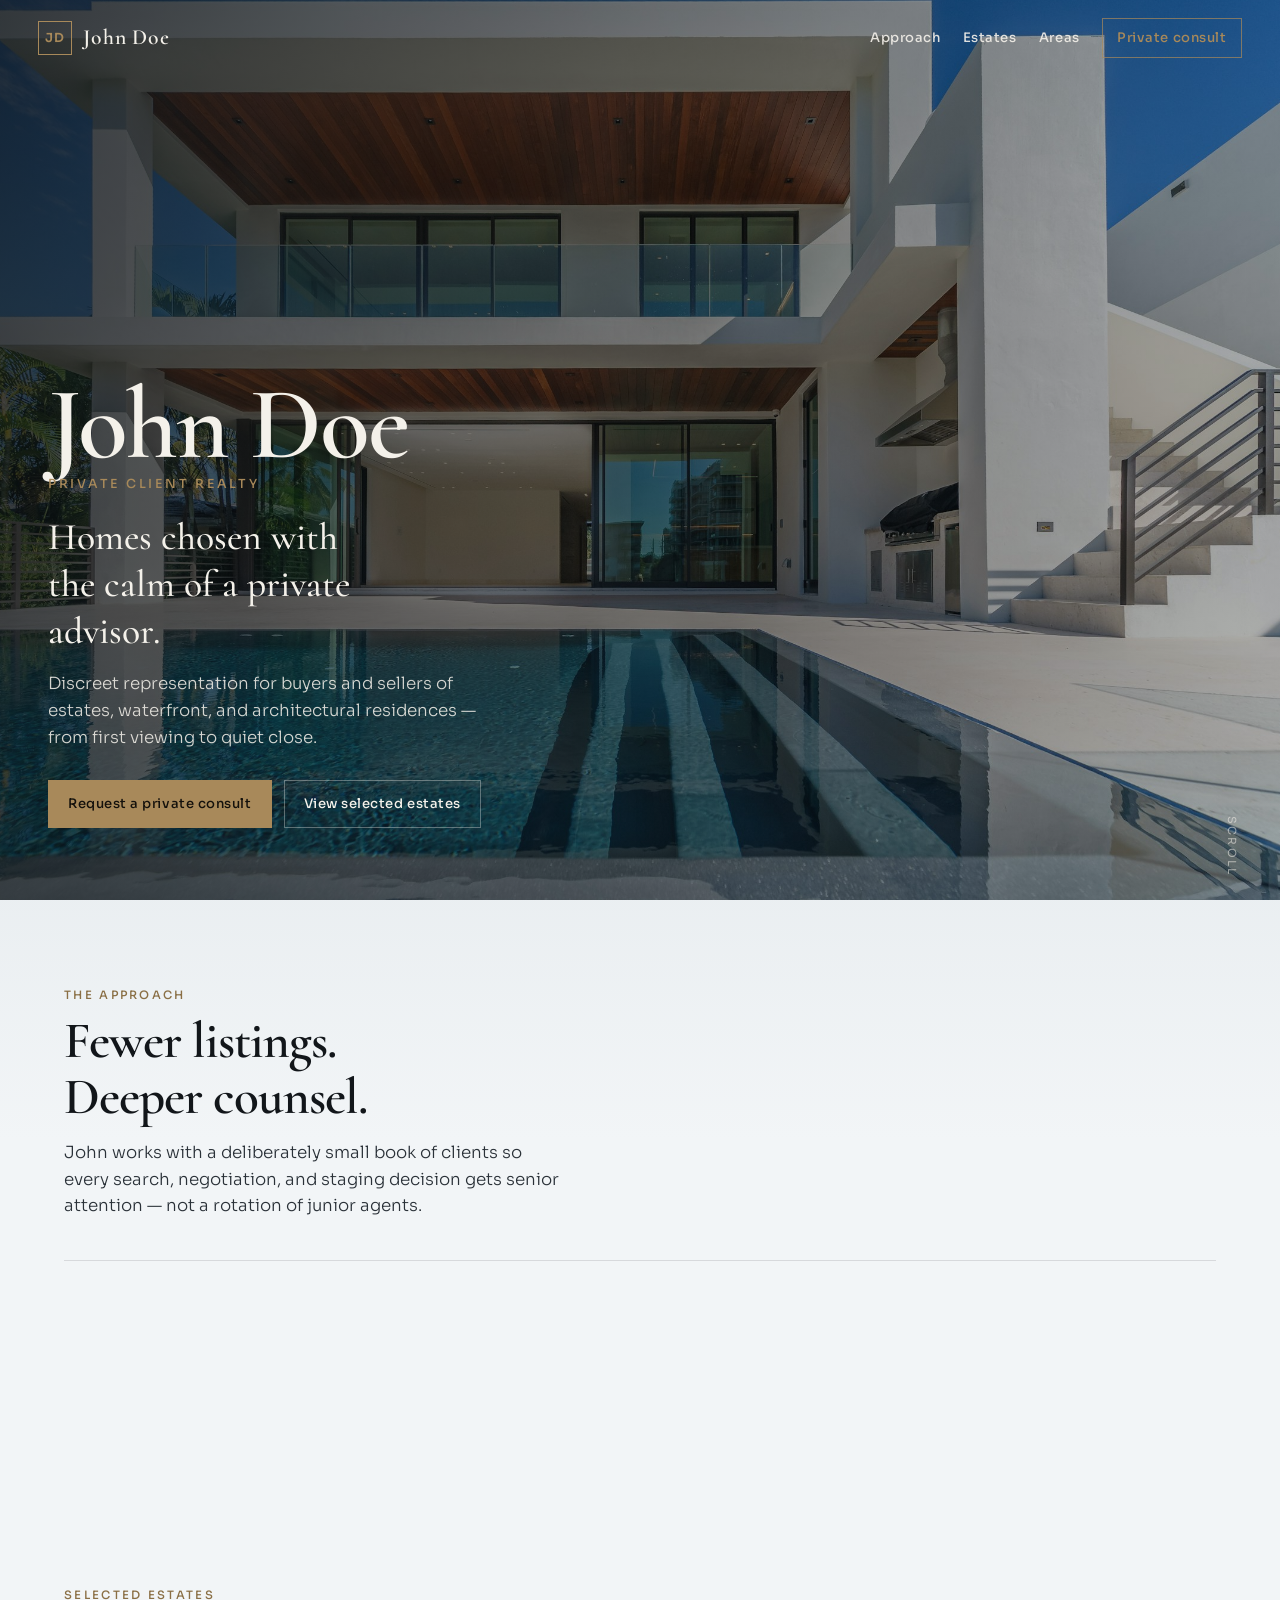
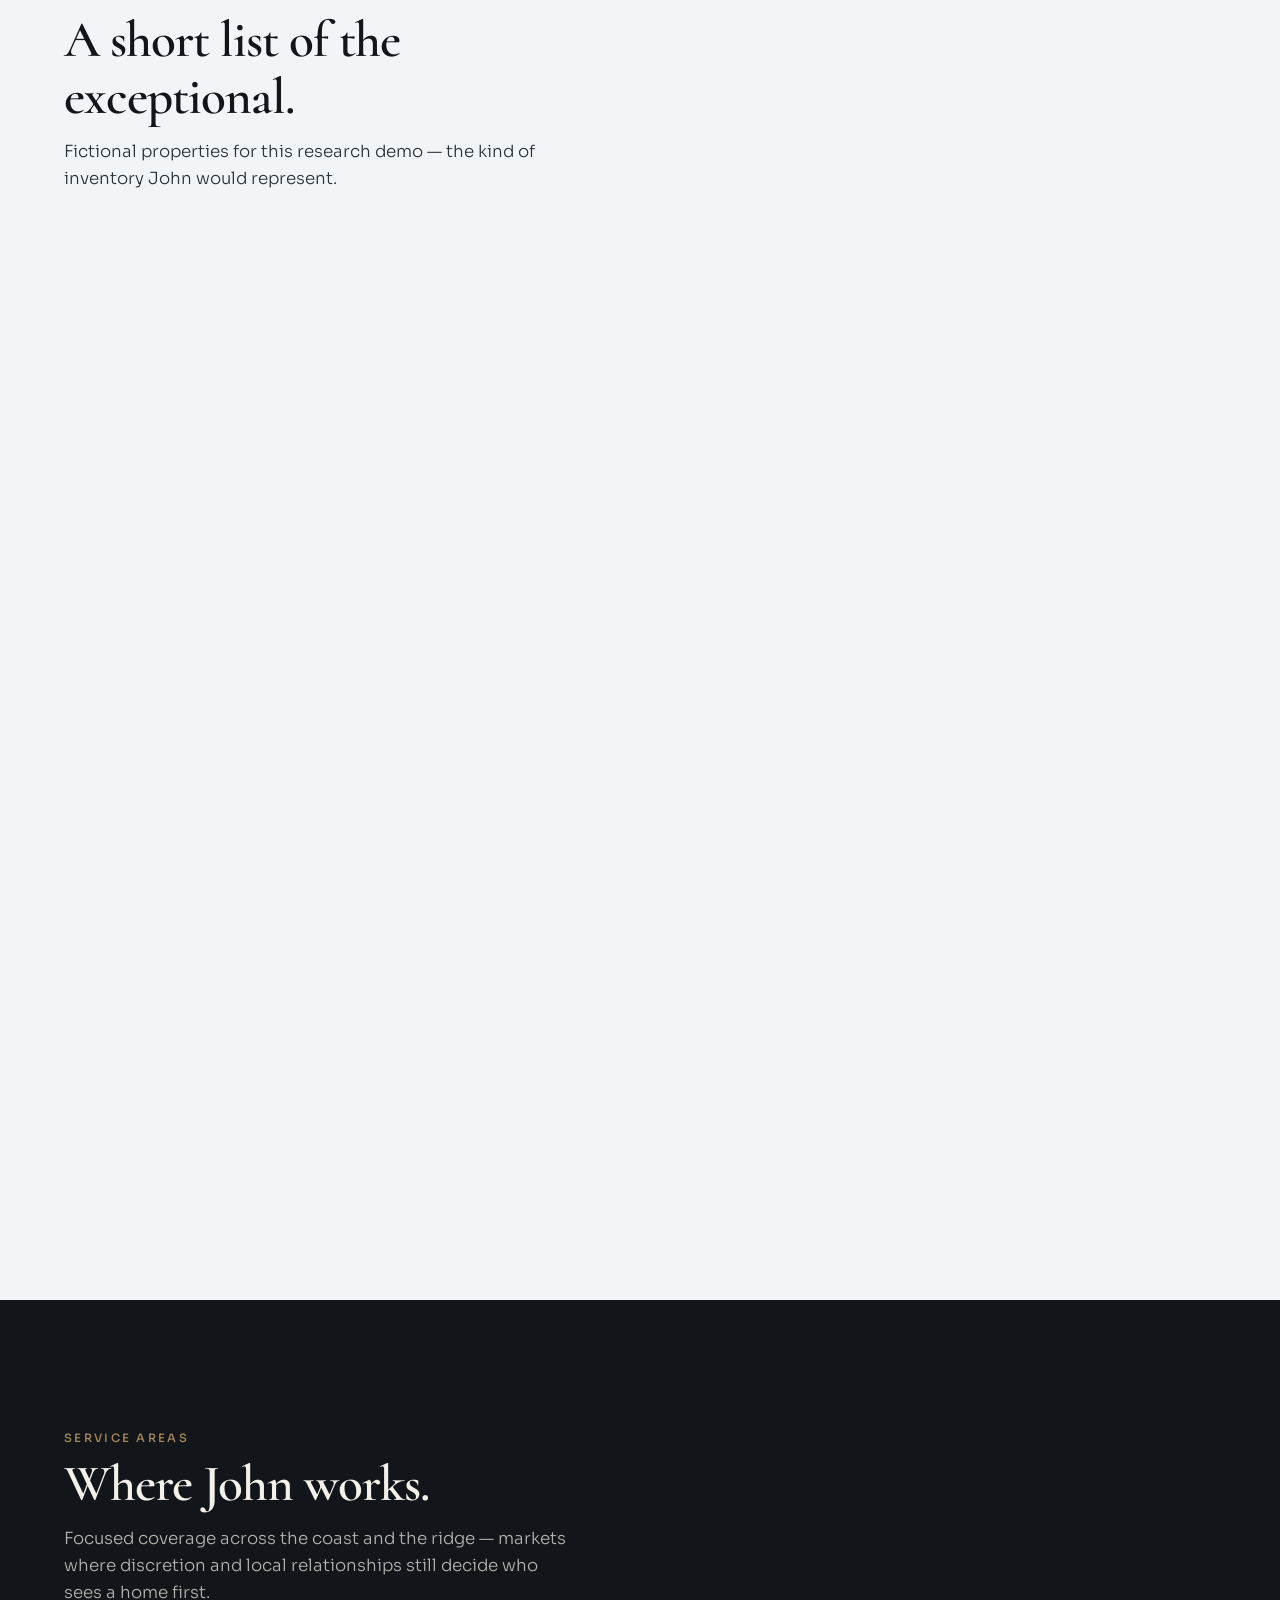
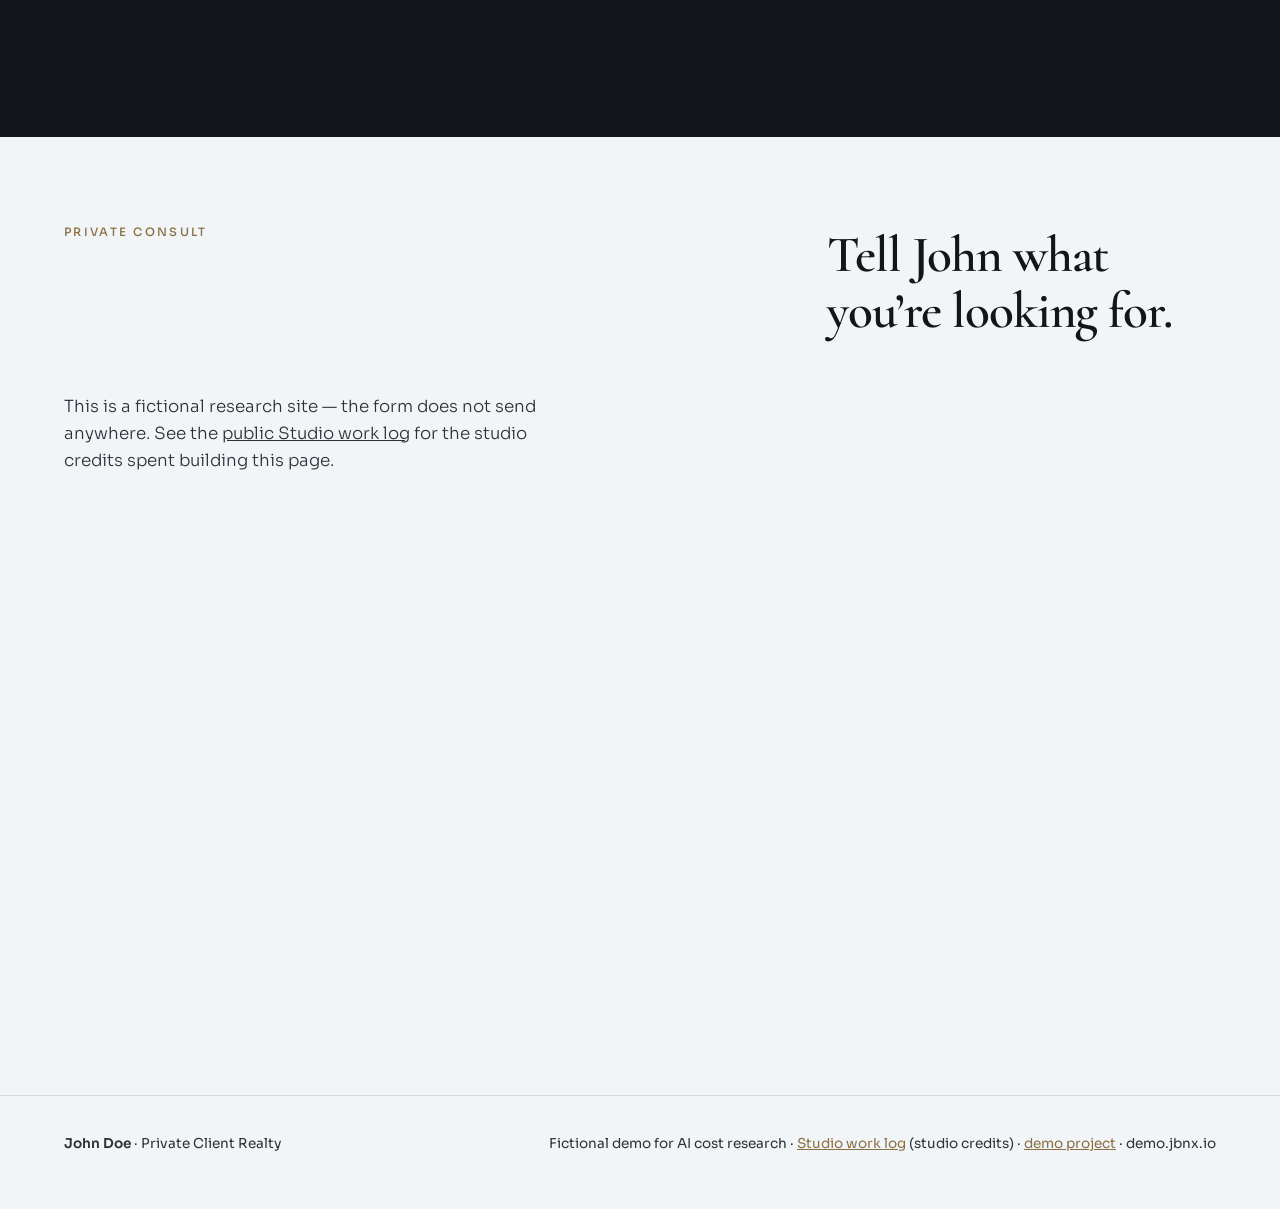
<file: site/index.html>
<!DOCTYPE html>
<html lang="en">
<head>
  <meta charset="utf-8">
  <meta name="viewport" content="width=device-width, initial-scale=1">
  <meta name="description" content="John Doe — private-client real estate for estates, waterfront, and architectural homes. Fictional research demo at demo.jbnx.io.">
  <meta name="robots" content="noindex, nofollow">
  <meta property="og:title" content="John Doe · Private Client Realty">
  <meta property="og:description" content="Discreet representation for buyers and sellers of exceptional homes.">
  <meta property="og:type" content="website">
  <meta property="og:url" content="https://demo.jbnx.io/">
  <link rel="icon" href="data:image/svg+xml,%3Csvg xmlns='http://www.w3.org/2000/svg' viewBox='0 0 32 32'%3E%3Crect width='32' height='32' fill='%2312161a'/%3E%3Ctext x='16' y='22' text-anchor='middle' font-family='Georgia' font-size='14' fill='%23a8895a'%3EJD%3C/text%3E%3C/svg%3E" type="image/svg+xml">
  <meta http-equiv="Content-Security-Policy" content="default-src 'self'; script-src 'self'; style-src 'self'; img-src 'self' data:; font-src 'self'; connect-src 'self'; base-uri 'self'; form-action 'self'; frame-ancestors 'none'; object-src 'none'; upgrade-insecure-requests">
  <meta http-equiv="X-Content-Type-Options" content="nosniff">
  <meta name="referrer" content="strict-origin-when-cross-origin">
  <link rel="stylesheet" href="fonts/typefaces.css">
  <link rel="stylesheet" href="styles.css">
  <title>John Doe · Private Client Realty</title>
</head>
<body>
  <a class="skip" href="#main">Skip to content</a>

  <header class="site-header" data-header>
    <a class="logo" href="#top" aria-label="John Doe home">
      <span class="logo-mark">JD</span>
      <span class="logo-text">John Doe</span>
    </a>
    <nav class="nav" aria-label="Primary">
      <a href="#approach">Approach</a>
      <a href="#estates">Estates</a>
      <a href="#areas">Areas</a>
      <a href="#contact" class="nav-cta">Private consult</a>
    </nav>
    <button class="nav-toggle" type="button" aria-expanded="false" aria-controls="mobile-nav" data-nav-toggle>
      <span class="sr-only">Menu</span>
      <span></span><span></span>
    </button>
  </header>

  <div class="mobile-nav" id="mobile-nav" data-mobile-nav hidden>
    <a href="#approach">Approach</a>
    <a href="#estates">Estates</a>
    <a href="#areas">Areas</a>
    <a href="#contact">Private consult</a>
  </div>

  <main id="main">
    <section class="hero" id="top" aria-label="Introduction">
      <div class="hero-media" aria-hidden="true">
        <img
          src="images/hero.jpg"
          alt=""
          width="2400"
          height="1600"
          fetchpriority="high">
        <div class="hero-veil"></div>
      </div>
      <div class="hero-copy">
        <p class="brand-lockup">John Doe</p>
        <p class="brand-sub">Private Client Realty</p>
        <h1>Homes chosen with the calm of a private advisor.</h1>
        <p class="lede">Discreet representation for buyers and sellers of estates, waterfront, and architectural residences — from first viewing to quiet close.</p>
        <div class="hero-actions">
          <a class="btn btn-primary" href="#contact">Request a private consult</a>
          <a class="btn btn-ghost" href="#estates">View selected estates</a>
        </div>
      </div>
      <div class="hero-scroll" aria-hidden="true">
        <span>Scroll</span>
      </div>
    </section>

    <section class="section approach" id="approach">
      <div class="section-inner">
        <p class="eyebrow">The approach</p>
        <h2>Fewer listings. Deeper counsel.</h2>
        <p class="section-lede">John works with a deliberately small book of clients so every search, negotiation, and staging decision gets senior attention — not a rotation of junior agents.</p>
        <ul class="pillars">
          <li class="reveal">
            <h3>Private search</h3>
            <p>Off-market introductions and quiet outreach before a home ever hits the open web.</p>
          </li>
          <li class="reveal">
            <h3>Estate staging</h3>
            <p>Presentation that reads as editorial, not inventory — light, landscape, and finish first.</p>
          </li>
          <li class="reveal">
            <h3>Exact negotiation</h3>
            <p>Terms crafted for lifestyle fit and downside protection, not just the loudest offer.</p>
          </li>
        </ul>
      </div>
    </section>

    <section class="section estates" id="estates">
      <div class="section-inner">
        <p class="eyebrow">Selected estates</p>
        <h2>A short list of the exceptional.</h2>
        <p class="section-lede">Fictional properties for this research demo — the kind of inventory John would represent.</p>

        <article class="estate estate-feature reveal">
          <figure class="estate-media">
            <img src="images/ridge.jpg" alt="Modern glass estate overlooking a dusk hillside" width="1800" height="1200" loading="lazy">
          </figure>
          <div class="estate-copy">
            <p class="estate-meta">Belvedere Ridge · Off-market</p>
            <h3>The Ridge Pavilion</h3>
            <p>Seven thousand square feet of glass, oak, and silence — oriented to sunset over the valley.</p>
            <p class="estate-price">$6,450,000</p>
          </div>
        </article>

        <div class="estate-grid">
          <article class="estate reveal">
            <figure class="estate-media">
              <img src="images/quay.jpg" alt="White contemporary villa with pool at twilight" width="1400" height="933" loading="lazy">
            </figure>
            <div class="estate-copy">
              <p class="estate-meta">Harbor Line · Coming soon</p>
              <h3>Casa del Quay</h3>
              <p>Waterfront villa with a private dock and a kitchen built for long dinners.</p>
              <p class="estate-price">$4,200,000</p>
            </div>
          </article>
          <article class="estate reveal">
            <figure class="estate-media">
              <img src="images/mill.jpg" alt="Stone and timber residence with landscaped courtyard" width="1400" height="933" loading="lazy">
            </figure>
            <div class="estate-copy">
              <p class="estate-meta">Old Mill District · Represented</p>
              <h3>Millwright Residence</h3>
              <p>Restored brick and new steel — courtyard living three blocks from the riverwalk.</p>
              <p class="estate-price">$2,875,000</p>
            </div>
          </article>
        </div>
      </div>
    </section>

    <section class="section areas" id="areas">
      <div class="section-inner areas-inner">
        <div class="areas-copy">
          <p class="eyebrow">Service areas</p>
          <h2>Where John works.</h2>
          <p class="section-lede">Focused coverage across the coast and the ridge — markets where discretion and local relationships still decide who sees a home first.</p>
        </div>
        <ul class="area-list">
          <li class="reveal"><span>Belvedere Ridge</span><em>Estates &amp; view parcels</em></li>
          <li class="reveal"><span>Harbor Line</span><em>Waterfront &amp; docks</em></li>
          <li class="reveal"><span>Old Mill District</span><em>Architectural renovations</em></li>
          <li class="reveal"><span>North Orchard</span><em>Family compounds</em></li>
        </ul>
      </div>
    </section>

    <section class="section contact" id="contact">
      <div class="section-inner contact-inner">
        <p class="eyebrow">Private consult</p>
        <h2>Tell John what you’re looking for.</h2>
        <p class="section-lede">This is a fictional research site — the form does not send anywhere. See the <a href="https://bill.jbnx.io/public/demo">public Studio work log</a> for the studio credits spent building this page.</p>

        <form class="consult-form reveal" name="consult" action="#" method="post">
          <label>
            <span>Name</span>
            <input type="text" name="name" autocomplete="name" placeholder="Alex Morgan" required>
          </label>
          <label>
            <span>Email</span>
            <input type="email" name="email" autocomplete="email" placeholder="alex@example.com" required>
          </label>
          <label class="full">
            <span>What are you exploring?</span>
            <textarea name="message" rows="4" placeholder="Buying a quiet waterfront home under $5M this fall…" required></textarea>
          </label>
          <div class="form-actions full">
            <button class="btn btn-primary" type="submit" data-form-submit>Send inquiry</button>
            <p class="form-note" data-form-note hidden>Thank you — in a live site, John would reply personally. (Demo only.)</p>
          </div>
        </form>

        <aside class="contact-aside reveal">
          <p class="contact-name">John Doe</p>
          <p>Private Client Realty</p>
          <a href="tel:+15550148820">(555) 014-8820</a>
          <a href="mailto:john.doe@example.com">john.doe@example.com</a>
          <p class="license">Licensed Real Estate Broker · License #RE-0000000 (fictional)</p>
        </aside>
      </div>
    </section>
  </main>

  <footer class="site-footer">
    <div class="footer-inner">
      <p><strong>John Doe</strong> · Private Client Realty</p>
      <p class="footer-meta">Fictional demo for AI cost research · <a href="https://bill.jbnx.io/public/demo">Studio work log</a> (studio credits) · <a href="https://projects.jbnx.io/#/p/demo">demo project</a> · demo.jbnx.io</p>
    </div>
  </footer>

  <script src="main.js" defer></script>
</body>
</html>
</file>
<file: site/fonts/typefaces.css>
/* from family=Cormorant:ital,wght@0,500;1,500 */
/* latin-ext */
@font-face {
  font-family: 'Cormorant';
  font-style: italic;
  font-weight: 500;
  font-display: swap;
  src: url(H4c0BXOCl9bbnla_nHIq6oGzilJm9otsA9kQmfda4SWq4Ys.woff2) format('woff2');
  unicode-range: U+0100-02BA, U+02BD-02C5, U+02C7-02CC, U+02CE-02D7, U+02DD-02FF, U+0304, U+0308, U+0329, U+1D00-1DBF, U+1E00-1E9F, U+1EF2-1EFF, U+2020, U+20A0-20AB, U+20AD-20C0, U+2113, U+2C60-2C7F, U+A720-A7FF;
}
/* latin */
@font-face {
  font-family: 'Cormorant';
  font-style: italic;
  font-weight: 500;
  font-display: swap;
  src: url(H4c0BXOCl9bbnla_nHIq6oGzilJm9otsA9kQmfda7yWq.woff2) format('woff2');
  unicode-range: U+0000-00FF, U+0131, U+0152-0153, U+02BB-02BC, U+02C6, U+02DA, U+02DC, U+0304, U+0308, U+0329, U+2000-206F, U+20AC, U+2122, U+2191, U+2193, U+2212, U+2215, U+FEFF, U+FFFD;
}
/* latin-ext */
@font-face {
  font-family: 'Cormorant';
  font-style: normal;
  font-weight: 500;
  font-display: swap;
  src: url(H4c2BXOCl9bbnla_nHIA47NMUjsNbCVrFiNTc71q7T2u.woff2) format('woff2');
  unicode-range: U+0100-02BA, U+02BD-02C5, U+02C7-02CC, U+02CE-02D7, U+02DD-02FF, U+0304, U+0308, U+0329, U+1D00-1DBF, U+1E00-1E9F, U+1EF2-1EFF, U+2020, U+20A0-20AB, U+20AD-20C0, U+2113, U+2C60-2C7F, U+A720-A7FF;
}
/* latin */
@font-face {
  font-family: 'Cormorant';
  font-style: normal;
  font-weight: 500;
  font-display: swap;
  src: url(H4c2BXOCl9bbnla_nHIA47NMUjsNbCVrFiNTc7Nq7Q.woff2) format('woff2');
  unicode-range: U+0000-00FF, U+0131, U+0152-0153, U+02BB-02BC, U+02C6, U+02DA, U+02DC, U+0304, U+0308, U+0329, U+2000-206F, U+20AC, U+2122, U+2191, U+2193, U+2212, U+2215, U+FEFF, U+FFFD;
}

/* from family=Cormorant:wght@600 */
/* latin-ext */
@font-face {
  font-family: 'Cormorant';
  font-style: normal;
  font-weight: 600;
  font-display: swap;
  src: url(H4c2BXOCl9bbnla_nHIA47NMUjsNbCVrFs9Uc71q7T2u.woff2) format('woff2');
  unicode-range: U+0100-02BA, U+02BD-02C5, U+02C7-02CC, U+02CE-02D7, U+02DD-02FF, U+0304, U+0308, U+0329, U+1D00-1DBF, U+1E00-1E9F, U+1EF2-1EFF, U+2020, U+20A0-20AB, U+20AD-20C0, U+2113, U+2C60-2C7F, U+A720-A7FF;
}
/* latin */
@font-face {
  font-family: 'Cormorant';
  font-style: normal;
  font-weight: 600;
  font-display: swap;
  src: url(H4c2BXOCl9bbnla_nHIA47NMUjsNbCVrFs9Uc7Nq7Q.woff2) format('woff2');
  unicode-range: U+0000-00FF, U+0131, U+0152-0153, U+02BB-02BC, U+02C6, U+02DA, U+02DC, U+0304, U+0308, U+0329, U+2000-206F, U+20AC, U+2122, U+2191, U+2193, U+2212, U+2215, U+FEFF, U+FFFD;
}

/* from family=Cormorant:wght@700 */
/* latin-ext */
@font-face {
  font-family: 'Cormorant';
  font-style: normal;
  font-weight: 700;
  font-display: swap;
  src: url(H4c2BXOCl9bbnla_nHIA47NMUjsNbCVrFvZUc71q7T2u.woff2) format('woff2');
  unicode-range: U+0100-02BA, U+02BD-02C5, U+02C7-02CC, U+02CE-02D7, U+02DD-02FF, U+0304, U+0308, U+0329, U+1D00-1DBF, U+1E00-1E9F, U+1EF2-1EFF, U+2020, U+20A0-20AB, U+20AD-20C0, U+2113, U+2C60-2C7F, U+A720-A7FF;
}
/* latin */
@font-face {
  font-family: 'Cormorant';
  font-style: normal;
  font-weight: 700;
  font-display: swap;
  src: url(H4c2BXOCl9bbnla_nHIA47NMUjsNbCVrFvZUc7Nq7Q.woff2) format('woff2');
  unicode-range: U+0000-00FF, U+0131, U+0152-0153, U+02BB-02BC, U+02C6, U+02DA, U+02DC, U+0304, U+0308, U+0329, U+2000-206F, U+20AC, U+2122, U+2191, U+2193, U+2212, U+2215, U+FEFF, U+FFFD;
}

/* from family=Sora:wght@300 */
/* latin-ext */
@font-face {
  font-family: 'Sora';
  font-style: normal;
  font-weight: 300;
  font-display: swap;
  src: url(xMQOuFFYT72X5wkB_18qmnndmScMnk-DKQJRBg.woff2) format('woff2');
  unicode-range: U+0100-02BA, U+02BD-02C5, U+02C7-02CC, U+02CE-02D7, U+02DD-02FF, U+0304, U+0308, U+0329, U+1D00-1DBF, U+1E00-1E9F, U+1EF2-1EFF, U+2020, U+20A0-20AB, U+20AD-20C0, U+2113, U+2C60-2C7F, U+A720-A7FF;
}
/* latin */
@font-face {
  font-family: 'Sora';
  font-style: normal;
  font-weight: 300;
  font-display: swap;
  src: url(xMQOuFFYT72X5wkB_18qmnndmScMnk-NKQI.woff2) format('woff2');
  unicode-range: U+0000-00FF, U+0131, U+0152-0153, U+02BB-02BC, U+02C6, U+02DA, U+02DC, U+0304, U+0308, U+0329, U+2000-206F, U+20AC, U+2122, U+2191, U+2193, U+2212, U+2215, U+FEFF, U+FFFD;
}

/* from family=Sora:wght@400 */
/* latin-ext */
@font-face {
  font-family: 'Sora';
  font-style: normal;
  font-weight: 400;
  font-display: swap;
  src: url(xMQOuFFYT72X5wkB_18qmnndmSdSnk-DKQJRBg.woff2) format('woff2');
  unicode-range: U+0100-02BA, U+02BD-02C5, U+02C7-02CC, U+02CE-02D7, U+02DD-02FF, U+0304, U+0308, U+0329, U+1D00-1DBF, U+1E00-1E9F, U+1EF2-1EFF, U+2020, U+20A0-20AB, U+20AD-20C0, U+2113, U+2C60-2C7F, U+A720-A7FF;
}
/* latin */
@font-face {
  font-family: 'Sora';
  font-style: normal;
  font-weight: 400;
  font-display: swap;
  src: url(xMQOuFFYT72X5wkB_18qmnndmSdSnk-NKQI.woff2) format('woff2');
  unicode-range: U+0000-00FF, U+0131, U+0152-0153, U+02BB-02BC, U+02C6, U+02DA, U+02DC, U+0304, U+0308, U+0329, U+2000-206F, U+20AC, U+2122, U+2191, U+2193, U+2212, U+2215, U+FEFF, U+FFFD;
}

/* from family=Sora:wght@500 */
/* latin-ext */
@font-face {
  font-family: 'Sora';
  font-style: normal;
  font-weight: 500;
  font-display: swap;
  src: url(xMQOuFFYT72X5wkB_18qmnndmSdgnk-DKQJRBg.woff2) format('woff2');
  unicode-range: U+0100-02BA, U+02BD-02C5, U+02C7-02CC, U+02CE-02D7, U+02DD-02FF, U+0304, U+0308, U+0329, U+1D00-1DBF, U+1E00-1E9F, U+1EF2-1EFF, U+2020, U+20A0-20AB, U+20AD-20C0, U+2113, U+2C60-2C7F, U+A720-A7FF;
}
/* latin */
@font-face {
  font-family: 'Sora';
  font-style: normal;
  font-weight: 500;
  font-display: swap;
  src: url(xMQOuFFYT72X5wkB_18qmnndmSdgnk-NKQI.woff2) format('woff2');
  unicode-range: U+0000-00FF, U+0131, U+0152-0153, U+02BB-02BC, U+02C6, U+02DA, U+02DC, U+0304, U+0308, U+0329, U+2000-206F, U+20AC, U+2122, U+2191, U+2193, U+2212, U+2215, U+FEFF, U+FFFD;
}

/* from family=Sora:wght@600 */
/* latin-ext */
@font-face {
  font-family: 'Sora';
  font-style: normal;
  font-weight: 600;
  font-display: swap;
  src: url(xMQOuFFYT72X5wkB_18qmnndmSeMmU-DKQJRBg.woff2) format('woff2');
  unicode-range: U+0100-02BA, U+02BD-02C5, U+02C7-02CC, U+02CE-02D7, U+02DD-02FF, U+0304, U+0308, U+0329, U+1D00-1DBF, U+1E00-1E9F, U+1EF2-1EFF, U+2020, U+20A0-20AB, U+20AD-20C0, U+2113, U+2C60-2C7F, U+A720-A7FF;
}
/* latin */
@font-face {
  font-family: 'Sora';
  font-style: normal;
  font-weight: 600;
  font-display: swap;
  src: url(xMQOuFFYT72X5wkB_18qmnndmSeMmU-NKQI.woff2) format('woff2');
  unicode-range: U+0000-00FF, U+0131, U+0152-0153, U+02BB-02BC, U+02C6, U+02DA, U+02DC, U+0304, U+0308, U+0329, U+2000-206F, U+20AC, U+2122, U+2191, U+2193, U+2212, U+2215, U+FEFF, U+FFFD;
}
</file>
<file: site/styles.css>
:root {
  --ink: #12161a;
  --ink-soft: #2a3138;
  --mist: #e7ecef;
  --paper: #f2f5f7;
  --line: rgba(18, 22, 26, 0.12);
  --brass: #a8895a;
  --brass-deep: #8a6f45;
  --veil: linear-gradient(
    105deg,
    rgba(12, 16, 20, 0.82) 0%,
    rgba(12, 16, 20, 0.55) 42%,
    rgba(12, 16, 20, 0.28) 100%
  );
  --serif: "Cormorant", "Iowan Old Style", Palatino, Georgia, serif;
  --sans: "Sora", "Avenir Next", "Segoe UI", sans-serif;
  --max: 72rem;
  --ease: cubic-bezier(0.22, 1, 0.36, 1);
}

*,
*::before,
*::after { box-sizing: border-box; }

html { scroll-behavior: smooth; }

body {
  margin: 0;
  color: var(--ink);
  font: 400 1.05rem/1.6 var(--sans);
  background:
    radial-gradient(900px 420px at 8% -8%, rgba(168, 137, 90, 0.12), transparent 55%),
    radial-gradient(700px 360px at 100% 0%, rgba(45, 70, 82, 0.08), transparent 50%),
    var(--paper);
  text-rendering: optimizeLegibility;
}

img {
  display: block;
  max-width: 100%;
  height: auto;
}

a { color: inherit; }

.skip {
  position: absolute;
  left: 1rem;
  top: -3rem;
  background: var(--ink);
  color: var(--paper);
  padding: 0.6rem 0.9rem;
  z-index: 100;
}
.skip:focus { top: 1rem; }

.sr-only {
  position: absolute;
  width: 1px;
  height: 1px;
  padding: 0;
  margin: -1px;
  overflow: hidden;
  clip: rect(0, 0, 0, 0);
  border: 0;
}

/* Header */
.site-header {
  position: fixed;
  inset: 0 0 auto;
  z-index: 40;
  display: flex;
  align-items: center;
  justify-content: space-between;
  gap: 1rem;
  padding: 1.1rem clamp(1rem, 3vw, 2.5rem);
  transition: background 0.35s var(--ease), backdrop-filter 0.35s var(--ease), box-shadow 0.35s var(--ease);
}

.site-header.is-scrolled {
  background: rgba(242, 245, 247, 0.88);
  backdrop-filter: blur(12px);
  box-shadow: 0 1px 0 var(--line);
}

.site-header.is-scrolled .logo-text,
.site-header.is-scrolled .nav a { color: var(--ink); }

.logo {
  display: inline-flex;
  align-items: center;
  gap: 0.7rem;
  text-decoration: none;
  color: #f4f1ea;
}

.logo-mark {
  width: 2.1rem;
  height: 2.1rem;
  border: 1px solid var(--brass);
  display: grid;
  place-items: center;
  font: 600 0.78rem/1 var(--sans);
  letter-spacing: 0.08em;
  color: var(--brass);
}

.logo-text {
  font: 600 1.35rem/1 var(--serif);
  letter-spacing: 0.04em;
}

.nav {
  display: none;
  align-items: center;
  gap: 1.4rem;
}

.nav a {
  text-decoration: none;
  color: rgba(244, 241, 234, 0.9);
  font-size: 0.82rem;
  font-weight: 500;
  letter-spacing: 0.04em;
}

.nav-cta {
  border: 1px solid rgba(168, 137, 90, 0.7);
  padding: 0.55rem 0.9rem;
  color: var(--brass) !important;
}

.site-header.is-scrolled .nav-cta {
  border-color: var(--brass);
  color: var(--brass-deep) !important;
}

.nav-toggle {
  appearance: none;
  background: transparent;
  border: 0;
  width: 2.5rem;
  height: 2.5rem;
  display: grid;
  gap: 0.4rem;
  align-content: center;
  cursor: pointer;
  padding: 0.4rem;
}

.nav-toggle span {
  display: block;
  height: 1.5px;
  background: #f4f1ea;
  transition: background 0.25s ease;
}

.site-header.is-scrolled .nav-toggle span { background: var(--ink); }

.mobile-nav {
  position: fixed;
  inset: 0;
  z-index: 35;
  background: rgba(18, 22, 26, 0.96);
  display: grid;
  align-content: center;
  gap: 1.4rem;
  padding: 2rem;
}

.mobile-nav[hidden] { display: none; }

.mobile-nav a {
  color: #f4f1ea;
  text-decoration: none;
  font: 500 2rem/1.1 var(--serif);
}

@media (min-width: 860px) {
  .nav { display: flex; }
  .nav-toggle { display: none; }
}

/* Hero */
.hero {
  position: relative;
  min-height: 100svh;
  display: grid;
  align-items: end;
  color: #f4f1ea;
  overflow: hidden;
}

.hero-media {
  position: absolute;
  inset: 0;
}

.hero-media img {
  width: 100%;
  height: 100%;
  object-fit: cover;
  transform: scale(1.06);
  animation: hero-drift 18s var(--ease) infinite alternate;
}

.hero-veil {
  position: absolute;
  inset: 0;
  background: var(--veil);
}

.hero-copy {
  position: relative;
  z-index: 1;
  padding: clamp(5.5rem, 12vh, 8rem) clamp(1.1rem, 4vw, 3rem) clamp(3rem, 8vh, 5rem);
  max-width: 42rem;
}

.brand-lockup {
  margin: 0;
  font: 600 clamp(3.4rem, 9vw, 6.4rem)/0.92 var(--serif);
  letter-spacing: -0.02em;
  animation: rise 0.9s var(--ease) both;
}

.brand-sub {
  margin: 0.45rem 0 1.5rem;
  font: 500 0.78rem/1 var(--sans);
  letter-spacing: 0.22em;
  text-transform: uppercase;
  color: var(--brass);
  animation: rise 0.9s var(--ease) 0.08s both;
}

.hero h1 {
  margin: 0 0 1rem;
  font: 500 clamp(1.55rem, 3.4vw, 2.35rem)/1.25 var(--serif);
  max-width: 18ch;
  animation: rise 0.9s var(--ease) 0.16s both;
}

.lede {
  margin: 0 0 1.75rem;
  max-width: 38ch;
  color: rgba(244, 241, 234, 0.86);
  font-weight: 300;
  animation: rise 0.9s var(--ease) 0.24s both;
}

.hero-actions {
  display: flex;
  flex-wrap: wrap;
  gap: 0.75rem;
  animation: rise 0.9s var(--ease) 0.32s both;
}

.hero-scroll {
  position: absolute;
  right: clamp(1rem, 4vw, 2.5rem);
  bottom: 1.5rem;
  z-index: 1;
  writing-mode: vertical-rl;
  font-size: 0.7rem;
  letter-spacing: 0.2em;
  text-transform: uppercase;
  color: rgba(244, 241, 234, 0.55);
}

/* Buttons */
.btn {
  display: inline-flex;
  align-items: center;
  justify-content: center;
  min-height: 48px;
  padding: 0.8rem 1.2rem;
  text-decoration: none;
  font: 500 0.82rem/1 var(--sans);
  letter-spacing: 0.04em;
  border: 1px solid transparent;
  cursor: pointer;
  transition: transform 0.25s var(--ease), background 0.25s ease, color 0.25s ease, border-color 0.25s ease;
}

.btn:hover { transform: translateY(-2px); }

.btn-primary {
  background: var(--brass);
  color: #14110c;
  border-color: var(--brass);
}

.btn-primary:hover { background: #bf9c68; }

.btn-ghost {
  background: transparent;
  color: #f4f1ea;
  border-color: rgba(244, 241, 234, 0.35);
}

.btn-ghost:hover {
  border-color: #f4f1ea;
  background: rgba(244, 241, 234, 0.06);
}

/* Sections */
.section {
  padding: clamp(4rem, 10vh, 7rem) 0;
}

.section-inner {
  width: min(100% - 2rem, var(--max));
  margin-inline: auto;
}

.eyebrow {
  margin: 0 0 0.7rem;
  font: 500 0.72rem/1 var(--sans);
  letter-spacing: 0.2em;
  text-transform: uppercase;
  color: var(--brass-deep);
}

.section h2 {
  margin: 0 0 0.9rem;
  font: 600 clamp(2rem, 4.2vw, 3.2rem)/1.1 var(--serif);
  letter-spacing: -0.02em;
  max-width: 16ch;
}

.section-lede {
  margin: 0 0 2.5rem;
  max-width: 42ch;
  color: var(--ink-soft);
  font-weight: 300;
}

/* Approach */
.approach {
  background:
    linear-gradient(180deg, rgba(231, 236, 239, 0.7), transparent 40%),
    var(--paper);
}

.pillars {
  list-style: none;
  margin: 0;
  padding: 0;
  display: grid;
  gap: 1.75rem;
}

.pillars h3 {
  margin: 0 0 0.45rem;
  font: 600 1.55rem/1.15 var(--serif);
}

.pillars p {
  margin: 0;
  max-width: 34ch;
  color: var(--ink-soft);
  font-weight: 300;
}

@media (min-width: 800px) {
  .pillars {
    grid-template-columns: repeat(3, 1fr);
    gap: 2rem;
    border-top: 1px solid var(--line);
    padding-top: 2rem;
  }
}

/* Estates — editorial, not card UI */
.estate {
  display: grid;
  gap: 1rem;
  margin-bottom: 2.5rem;
}

.estate-feature {
  margin-bottom: 3rem;
}

.estate-media {
  margin: 0;
  overflow: hidden;
}

.estate-media img {
  width: 100%;
  aspect-ratio: 16 / 10;
  object-fit: cover;
  transition: transform 1.1s var(--ease);
}

.estate:hover .estate-media img { transform: scale(1.03); }

.estate-meta {
  margin: 0 0 0.35rem;
  font-size: 0.72rem;
  letter-spacing: 0.14em;
  text-transform: uppercase;
  color: var(--brass-deep);
}

.estate h3 {
  margin: 0 0 0.5rem;
  font: 600 1.8rem/1.15 var(--serif);
}

.estate-copy p { margin: 0 0 0.65rem; color: var(--ink-soft); font-weight: 300; }

.estate-price {
  color: var(--ink) !important;
  font: 500 1rem/1 var(--sans);
  letter-spacing: 0.02em;
}

@media (min-width: 900px) {
  .estate-feature {
    grid-template-columns: 1.35fr 1fr;
    align-items: end;
    gap: 2rem;
  }

  .estate-grid {
    display: grid;
    grid-template-columns: 1fr 1fr;
    gap: 2rem;
  }

  .estate-grid .estate { margin-bottom: 0; }
}

/* Areas */
.areas {
  background: var(--ink);
  color: #f4f1ea;
}

.areas .eyebrow { color: var(--brass); }
.areas .section-lede { color: rgba(244, 241, 234, 0.72); }

.areas-inner {
  display: grid;
  gap: 2rem;
}

.area-list {
  list-style: none;
  margin: 0;
  padding: 0;
}

.area-list li {
  display: flex;
  flex-wrap: wrap;
  justify-content: space-between;
  gap: 0.5rem 1.5rem;
  padding: 1.1rem 0;
  border-top: 1px solid rgba(244, 241, 234, 0.14);
  font: 500 1.45rem/1.2 var(--serif);
}

.area-list li:last-child { border-bottom: 1px solid rgba(244, 241, 234, 0.14); }

.area-list em {
  font: 300 0.9rem/1.4 var(--sans);
  color: rgba(244, 241, 234, 0.62);
  font-style: normal;
}

@media (min-width: 860px) {
  .areas-inner {
    grid-template-columns: 1fr 1.1fr;
    align-items: end;
    gap: 3rem;
  }
}

/* Contact */
.contact-inner {
  display: grid;
  gap: 2.5rem;
}

.consult-form {
  display: grid;
  gap: 1rem;
}

.consult-form label {
  display: grid;
  gap: 0.4rem;
}

.consult-form span {
  font-size: 0.72rem;
  letter-spacing: 0.12em;
  text-transform: uppercase;
  color: var(--ink-soft);
}

.consult-form input,
.consult-form textarea {
  width: 100%;
  border: 0;
  border-bottom: 1px solid var(--line);
  background: transparent;
  padding: 0.75rem 0;
  font: 400 1rem/1.4 var(--sans);
  color: var(--ink);
  outline: none;
}

.consult-form input:focus,
.consult-form textarea:focus {
  border-bottom-color: var(--brass);
}

.form-actions {
  display: flex;
  flex-wrap: wrap;
  align-items: center;
  gap: 1rem;
  margin-top: 0.5rem;
}

.form-note {
  margin: 0;
  color: var(--brass-deep);
  font-size: 0.9rem;
}

.contact-aside {
  display: grid;
  gap: 0.35rem;
  padding-top: 1rem;
  border-top: 1px solid var(--line);
}

.contact-name {
  margin: 0;
  font: 600 1.7rem/1.1 var(--serif);
}

.contact-aside a {
  color: var(--brass-deep);
  text-decoration: none;
  width: fit-content;
}

.contact-aside a:hover { text-decoration: underline; }

.license {
  margin: 0.8rem 0 0;
  font-size: 0.78rem;
  color: var(--ink-soft);
}

@media (min-width: 900px) {
  .contact-inner {
    grid-template-columns: 1.3fr 0.7fr;
    align-items: start;
  }

  .consult-form {
    grid-template-columns: 1fr 1fr;
  }

  .consult-form .full { grid-column: 1 / -1; }

  .contact-aside {
    border-top: 0;
    border-left: 1px solid var(--line);
    padding: 0 0 0 2rem;
    margin-top: 4.5rem;
  }
}

/* Footer */
.site-footer {
  border-top: 1px solid var(--line);
  padding: 1.5rem 0 2.5rem;
}

.footer-inner {
  width: min(100% - 2rem, var(--max));
  margin-inline: auto;
  display: flex;
  flex-wrap: wrap;
  gap: 0.75rem 1.5rem;
  justify-content: space-between;
  font-size: 0.85rem;
  color: var(--ink-soft);
}

.footer-meta a { color: var(--brass-deep); }

/* Motion */
.reveal {
  opacity: 0;
  transform: translateY(22px);
  transition: opacity 0.8s var(--ease), transform 0.8s var(--ease);
}

.reveal.is-in {
  opacity: 1;
  transform: none;
}

@keyframes rise {
  from { opacity: 0; transform: translateY(18px); }
  to { opacity: 1; transform: none; }
}

@keyframes hero-drift {
  from { transform: scale(1.06) translate3d(0, 0, 0); }
  to { transform: scale(1.12) translate3d(-1.5%, -1%, 0); }
}

@media (prefers-reduced-motion: reduce) {
  html { scroll-behavior: auto; }
  .hero-media img { animation: none; }
  .reveal { opacity: 1; transform: none; transition: none; }
  .brand-lockup, .brand-sub, .hero h1, .lede, .hero-actions { animation: none; }
  .btn:hover { transform: none; }
  .estate:hover .estate-media img { transform: none; }
}
</file>
